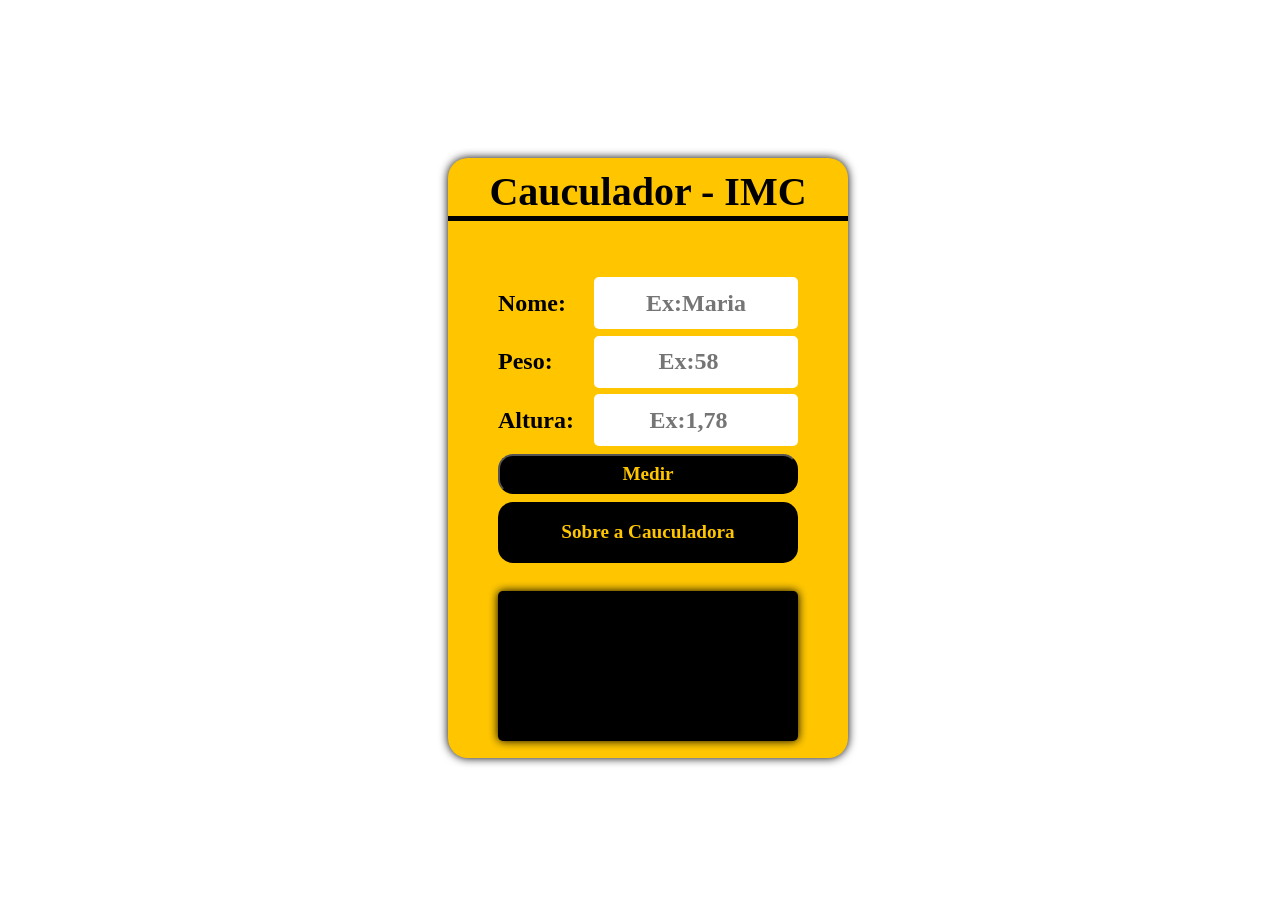
<file: index.html>
<!DOCTYPE html>
<html lang="pt-br">
<head>
    <meta charset="UTF-8">
    <meta name="viewport" content="width=device-width, initial-scale=1.0">
    <title>IMC</title>
    <link rel="stylesheet" href="style.css">
</head>
<body>
    <div class="conatiner">
        <div class="title">Cauculador - IMC </div>
        <div class="error"></div>
        <div class="input">
            <label>Nome:</label>
            <input type="text" id="name" placeholder="Ex:Maria">
        </div>
        <div class="input">
            <label>Peso:</label>
            <input type="number" id="Peso" placeholder="Ex:58" >
        </div>
        <div class="input">
            <label>Altura:</label>
            <input type="number"id="Altura" placeholder="Ex:1,78" >
        </div>
        <button id="caucular">Medir</button>
        <a href="sobre.html" id="sobre"><p>Sobre a Cauculadora</p></a>
        <div class="result"></div>
    <div>
    <script src="main.js"></script>
</body>

</html>
</file>
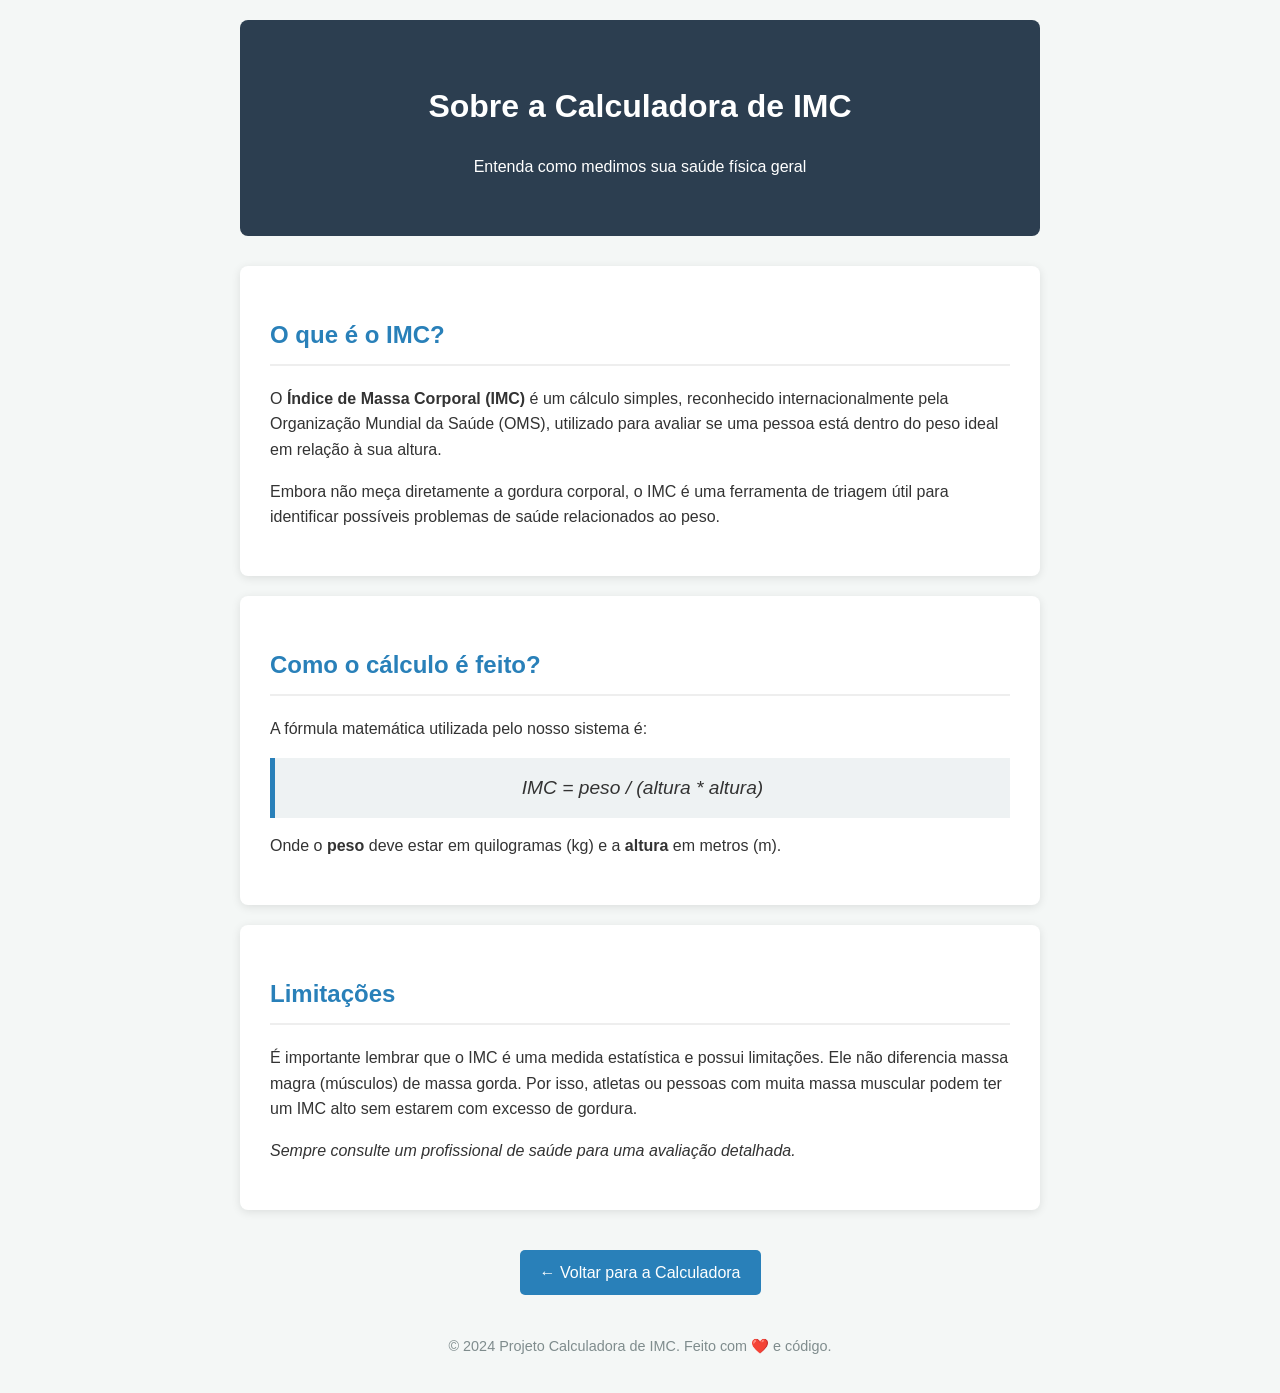
<file: sobre.html>
<!DOCTYPE html>
<html lang="pt-br">
<head>
    <meta charset="UTF-8">
    <meta name="viewport" content="width=device-width, initial-scale=1.0">
    <link rel="stylesheet" href="sobre.css">
    <title>Sobre | Calculadora de IMC</title>
    
</head>
<body>

    <header>
        <h1>Sobre a Calculadora de IMC</h1>
        <p>Entenda como medimos sua saúde física geral</p>
    </header>

    <section>
        <h2>O que é o IMC?</h2>
        <p>O <strong>Índice de Massa Corporal (IMC)</strong> é um cálculo simples, reconhecido internacionalmente pela Organização Mundial da Saúde (OMS), utilizado para avaliar se uma pessoa está dentro do peso ideal em relação à sua altura.</p>
        
        <p>Embora não meça diretamente a gordura corporal, o IMC é uma ferramenta de triagem útil para identificar possíveis problemas de saúde relacionados ao peso.</p>
    </section>

    <section>
        <h2>Como o cálculo é feito?</h2>
        <p>A fórmula matemática utilizada pelo nosso sistema é:</p>
        <div class="formula">
            IMC = peso / (altura * altura)
        </div>
        <p style="margin-top: 15px;">
            Onde o <strong>peso</strong> deve estar em quilogramas (kg) e a <strong>altura</strong> em metros (m).
        </p>
    </section>

    <section>
        <h2>Limitações</h2>
        <p>É importante lembrar que o IMC é uma medida estatística e possui limitações. Ele não diferencia massa magra (músculos) de massa gorda. Por isso, atletas ou pessoas com muita massa muscular podem ter um IMC alto sem estarem com excesso de gordura.</p>
        <p><em>Sempre consulte um profissional de saúde para uma avaliação detalhada.</em></p>
    </section>

    <div style="text-align: center;">
        <a href="index.html" class="btn-voltar">← Voltar para a Calculadora</a>
    </div>

    <footer>
        <p>&copy; 2024 Projeto Calculadora de IMC. Feito com ❤️ e código.</p>
    </footer>

</body>
</html>
</file>
<file: style.css>
body{
    display: flex;
    width: 100vw;
    height: 100vh;
    justify-content: center;
    align-items: center;
  
  }
  
  .conatiner{
    display: flex;
    flex-direction: column;
    background: rgb(255,198,0);
    width: 400px;
    height: 600px;
    align-items: center;
    justify-content: space-evenly;
    border-radius: 20px;
    box-shadow: 0 0 10px black;
  }
  
  .title{
    display: flex;
    justify-content: center;
    align-items: center;
    width: 100%;
    height: 50px;
    font: bold 2.5rem serif;
    border-bottom: solid 5px black;
    margin-bottom: 20px;
  }
  
  .input {
    display: flex;
    width: 300px;
    height: 50px;
    justify-content: space-between;
    align-items: center;
  }
  .input input {
    width: 200px;
    height: 50px;
    border-radius: 5px;
    border:none;
    outline: 0;
    font: bold 1.5rem serif;
    text-align: center;
  }
  
  .input label {
    font: bold 1.5rem serif;
  }
  
  button{
    width: 300px;
    height: 40px;
    font: bold 1.2rem serif;
    background: #000;
    color: rgb(255,198,0);
    outline: none;
    border-radius: 15px;
    cursor: pointer;
  }
  
  .result{
    display: flex;
    margin-top: 20px;
    align-items: center;
    width: 300px;
    height: 150px;
    border-radius: 5px;
    font: italic 1.5rem serif;
    box-shadow: 0px 0px 10px black;
    background: #000;
    color: rgb(255,198,0);
    padding: 20px;
    box-sizing: border-box;
    user-select: none;
  }
  .error{
    display: flex;
    margin-top: 20px;
    align-items: center;
    background: #ff0000;
    color: rgb(255, 255, 255)
   
  }
.titulosobre{
  color: #ff0000;
 align-items: center;

}
#sobre{
    width: 300px;
    font: bold 1.2rem serif;
    background: #000;
    color: rgb(255,198,0);
    outline: none;
    border-radius: 15px;
    cursor: pointer;
    text-decoration: none;
}
#sobre p {
  flex-direction: column;
  display: flex;
  align-items: center;

}
</file>
<file: sobre.css>
body {
            font-family: 'Segoe UI', Tahoma, Geneva, Verdana, sans-serif;
            line-height: 1.6;
            color: #333;
            max-width: 800px;
            margin: 0 auto;
            padding: 20px;
            background-color: #f4f7f6;
        }
        header {
            text-align: center;
            padding: 40px 0;
            background: #2c3e50;
            color: white;
            border-radius: 8px;
            margin-bottom: 30px;
        }
        section {
            background: white;
            padding: 30px;
            border-radius: 8px;
            box-shadow: 0 2px 10px rgba(0,0,0,0.1);
            margin-bottom: 20px;
        }
        h2 {
            color: #2980b9;
            border-bottom: 2px solid #eee;
            padding-bottom: 10px;
        }
        .formula {
            background: #eef2f3;
            padding: 15px;
            border-left: 5px solid #2980b9;
            font-style: italic;
            text-align: center;
            font-size: 1.2rem;
        }
        footer {
            text-align: center;
            font-size: 0.9rem;
            color: #7f8c8d;
            margin-top: 40px;
        }
        .btn-voltar {
            display: inline-block;
            margin-top: 20px;
            padding: 10px 20px;
            background-color: #2980b9;
            color: white;
            text-decoration: none;
            border-radius: 5px;
            transition: background 0.3s;
        }
        .btn-voltar:hover {
            background-color: #3498db;
        }
</file>
